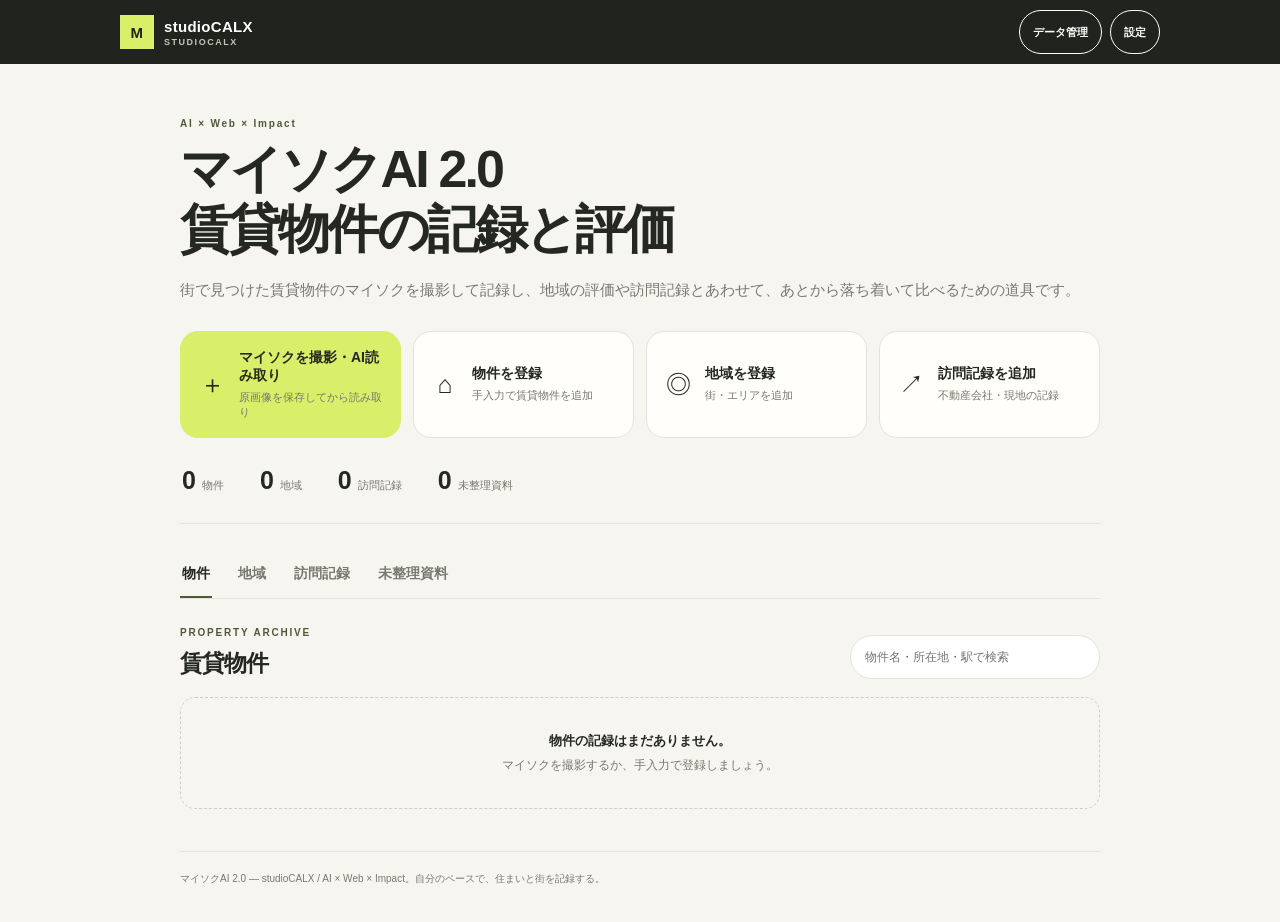
<file: v2/index.html>
<!doctype html>
<html lang="ja">
<head>
  <meta charset="utf-8">
  <meta name="viewport" content="width=device-width,initial-scale=1,viewport-fit=cover">
  <meta name="theme-color" content="#20231e">
  <meta name="description" content="賃貸物件のマイソクを撮影・AI読み取りし、物件・地域・訪問記録を残して評価・比較する個人用ツール。studioCALX。">
  <title>マイソクAI 2.0｜賃貸物件の記録と評価 — studioCALX</title>
  <link rel="manifest" href="./manifest.json">
  <link rel="stylesheet" href="./styles.css">
</head>
<body>
  <header class="topbar">
    <a class="brand" href="./"><span class="brand-mark">M</span><span>studioCALX<small>STUDIOCALX</small></span></a>
    <div class="topbar-actions">
      <button id="backupBtn" class="button button-quiet">データ管理</button>
      <button id="settingsBtn" class="button button-quiet">設定</button>
    </div>
  </header>
  <main class="shell">
    <section class="intro">
      <p class="eyebrow">AI × Web × Impact</p>
      <h1>マイソクAI 2.0<br>賃貸物件の記録と評価</h1>
      <p class="intro-copy">街で見つけた賃貸物件のマイソクを撮影して記録し、地域の評価や訪問記録とあわせて、あとから落ち着いて比べるための道具です。</p>
    </section>
    <section class="quick-actions">
      <button id="captureBtn" class="action-card action-primary"><span class="action-icon">＋</span><span><b>マイソクを撮影・AI読み取り</b><small>原画像を保存してから読み取り</small></span></button>
      <button id="propertyBtn" class="action-card"><span class="action-icon">⌂</span><span><b>物件を登録</b><small>手入力で賃貸物件を追加</small></span></button>
      <button id="areaBtn" class="action-card"><span class="action-icon">◎</span><span><b>地域を登録</b><small>街・エリアを追加</small></span></button>
      <button id="visitBtn" class="action-card"><span class="action-icon">↗</span><span><b>訪問記録を追加</b><small>不動産会社・現地の記録</small></span></button>
    </section>
    <section class="stats" aria-label="登録件数">
      <div><strong id="propertyCount">0</strong><span>物件</span></div>
      <div><strong id="areaCount">0</strong><span>地域</span></div>
      <div><strong id="visitCount">0</strong><span>訪問記録</span></div>
      <div><strong id="assetCount">0</strong><span>未整理資料</span></div>
    </section>
    <nav class="tabs" aria-label="表示切替">
      <button class="tab active" data-tab="properties">物件</button>
      <button class="tab" data-tab="areas">地域</button>
      <button class="tab" data-tab="visits">訪問記録</button>
      <button class="tab" data-tab="assets" id="assetsTabBtn">未整理資料</button>
    </nav>
    <section id="propertiesPanel" class="panel">
      <div class="section-heading"><div><p class="eyebrow">PROPERTY ARCHIVE</p><h2>賃貸物件</h2></div><input id="propertySearch" class="search" type="search" placeholder="物件名・所在地・駅で検索"></div>
      <div id="propertiesList" class="record-list"></div>
      <div id="compareBar" class="compare-bar hidden"><span id="compareCount">0件選択中</span><button id="compareBtn" class="button button-dark">選択した物件を比較</button><button id="clearCompareBtn" class="mini-button">選択解除</button></div>
    </section>
    <section id="areasPanel" class="panel hidden">
      <div class="section-heading"><div><p class="eyebrow">AREA ARCHIVE</p><h2>地域</h2></div><button id="areaBtn2" class="mini-button">地域を登録</button></div>
      <div id="areasList" class="record-list"></div>
    </section>
    <section id="visitsPanel" class="panel hidden">
      <div class="section-heading"><div><p class="eyebrow">VISIT JOURNAL</p><h2>訪問記録</h2></div><button id="visitBtn2" class="mini-button">訪問記録を追加</button></div>
      <div id="visitsList" class="record-list"></div>
      <h3 class="sub-heading">不動産会社</h3>
      <div id="agenciesList" class="record-list"></div>
      <button id="agencyBtn" class="mini-button">不動産会社を登録</button>
    </section>
    <section id="assetsPanel" class="panel hidden">
      <div class="section-heading"><div><p class="eyebrow">INBOX</p><h2>未整理資料</h2></div></div>
      <p class="hint">撮影した原画像は、このブラウザ内に保存されます。クラウドや端末の写真フォルダへ自動同期はされません。物件や訪問記録へ紐付けると整理できます。</p>
      <div id="unreadBar"></div>
      <div id="assetsList" class="asset-grid"></div>
    </section>
    <footer>マイソクAI 2.0 — studioCALX / AI × Web × Impact。自分のペースで、住まいと街を記録する。</footer>
  </main>

  <dialog id="propertyDialog" class="dialog dialog-wide">
    <form id="propertyForm" method="dialog">
      <div class="dialog-head"><div><p class="eyebrow" id="propertyFormEyebrow">NEW PROPERTY</p><h2 id="propertyFormTitle">物件を登録</h2></div><button type="button" class="icon-button" data-close aria-label="閉じる">×</button></div>
      <input type="hidden" id="propId">
      <div class="form-grid">
        <label>地域<select id="propArea"></select></label>
        <label>不動産会社<select id="propAgency"></select></label>
        <label>ステータス<select id="propStatus"><option>検討中</option><option>保留</option><option>候補外</option><option>募集終了</option><option>契約</option></select></label>
        <label>メモ<textarea id="propMemo" rows="2" placeholder="気づき・聞いた話など"></textarea></label>
      </div>
      <p class="hint"><button type="button" class="mini-button" data-open-agency>＋ 不動産会社を追加</button></p>
      <fieldset class="fieldset"><legend>紐付ける訪問記録</legend><div id="propVisits" class="check-list"></div></fieldset>
      <div id="propertyFieldGroups"></div>
      <div class="dialog-actions"><button type="button" class="button button-quiet" data-close>キャンセル</button><button type="submit" class="button button-dark">保存して評価する</button></div>
    </form>
  </dialog>

  <dialog id="areaDialog" class="dialog">
    <form id="areaForm" method="dialog">
      <div class="dialog-head"><div><p class="eyebrow">AREA</p><h2 id="areaFormTitle">地域を登録</h2></div><button type="button" class="icon-button" data-close aria-label="閉じる">×</button></div>
      <input type="hidden" id="areaId">
      <label>地域名<input id="areaName" maxlength="120" placeholder="例：枚方市・枚方公園周辺" required></label>
      <label>最寄り駅（カンマ区切り）<input id="areaStations" maxlength="200" placeholder="例：枚方市駅, 枚方公園駅"></label>
      <label>メモ<textarea id="areaNote" rows="3" placeholder="街の印象など"></textarea></label>
      <div class="dialog-actions"><button type="button" class="button button-quiet" data-close>キャンセル</button><button type="submit" class="button button-dark">保存する</button></div>
    </form>
  </dialog>

  <dialog id="agencyDialog" class="dialog">
    <form id="agencyForm" method="dialog">
      <div class="dialog-head"><div><p class="eyebrow">AGENCY</p><h2 id="agencyFormTitle">不動産会社を登録</h2></div><button type="button" class="icon-button" data-close aria-label="閉じる">×</button></div>
      <input type="hidden" id="agencyId">
      <label>会社名<input id="agencyName" maxlength="120" required></label>
      <label>地域<select id="agencyArea"></select></label>
      <label>所在地<input id="agencyAddress" maxlength="200"></label>
      <label>連絡先メモ<textarea id="agencyContact" rows="2" placeholder="電話番号・担当者・営業時間など"></textarea></label>
      <div class="dialog-actions"><button type="button" class="button button-quiet" data-close>キャンセル</button><button type="submit" class="button button-dark">保存する</button></div>
    </form>
  </dialog>

  <dialog id="visitDialog" class="dialog dialog-wide">
    <form id="visitForm" method="dialog">
      <div class="dialog-head"><div><p class="eyebrow">VISIT</p><h2 id="visitFormTitle">訪問記録を追加</h2></div><button type="button" class="icon-button" data-close aria-label="閉じる">×</button></div>
      <input type="hidden" id="visitId">
      <div class="form-grid">
        <label>訪問日時<input id="visitDate" type="datetime-local"></label>
        <label>担当者名<input id="visitStaff" maxlength="80"></label>
        <label>地域<select id="visitArea"></select></label>
        <label>不動産会社<select id="visitAgency"></select></label>
      </div>
      <p class="hint"><button type="button" class="mini-button" data-open-agency>＋ 不動産会社を追加</button></p>
      <label>会話メモ<textarea id="visitMemo" rows="4" placeholder="聞いた話・条件交渉の内容など"></textarea></label>
      <fieldset class="fieldset"><legend>紹介された物件</legend><div id="visitProps" class="check-list"></div></fieldset>
      <label>印象<textarea id="visitImpression" rows="3" placeholder="街や会社の印象"></textarea></label>
      <label>次回確認事項（1行に1件）<textarea id="visitNextChecks" rows="3"></textarea></label>
      <label class="upload-zone">訪問写真を追加（複数可）<input id="visitPhotos" type="file" accept="image/*" multiple></label>
      <div class="dialog-actions"><button type="button" class="button button-quiet" data-close>キャンセル</button><button type="submit" class="button button-dark">保存する</button></div>
    </form>
  </dialog>

  <dialog id="assetDialog" class="dialog">
    <form id="assetForm" method="dialog">
      <div class="dialog-head"><div><p class="eyebrow">SAVE ORIGINAL FIRST</p><h2>資料を保存</h2></div><button type="button" class="icon-button" data-close aria-label="閉じる">×</button></div>
      <p class="hint" id="assetTargetInfo">画像を選ぶと、まず原画像をこのブラウザ内に保存します。AI読み取りは先頭の1枚を使います。</p>
      <label class="upload-zone">カメラで撮影<input id="assetFileCamera" type="file" accept="image/*" capture="environment" multiple></label>
      <label class="upload-zone">写真・ファイルから選ぶ<input id="assetFilePick" type="file" accept="image/*" multiple></label>
      <label class="check-row"><input type="checkbox" id="assetContinuous">連続撮影：保存だけして、読み取りはあとでまとめて</label>
      <div id="continuousArea" class="continuous-area hidden">
        <p class="continuous-count" id="continuousCount">この連続撮影で 0 件保存しました</p>
        <button id="nextShotBtn" type="button" class="button button-dark full">次のマイソクを撮影</button>
        <p class="hint">撮影・選択した画像は、その場で原画像だけを保存します（AI読み取りはしません）。読み取りは「未整理資料」からあとで1件ずつ、またはまとめて実行できます。</p>
        <button id="continuousEndBtn" type="button" class="button button-quiet full">終わる</button>
      </div>
      <label>資料の種類<select id="assetKind"><option>マイソク</option><option>間取り図</option><option>現地写真</option><option>室内写真</option><option>外観</option><option>周辺写真</option><option>追加資料</option><option>契約資料</option><option>その他</option></select></label>
      <label>ひとことメモ<textarea id="assetMemo" rows="2" placeholder="店名、聞いた話など（任意）"></textarea></label>
      <button id="analyzeFlyerBtn" type="button" class="button button-dark full">AIで読み取り</button>
      <div id="assetSaveStatus" class="status-line" aria-live="polite"></div>
      <div class="dialog-actions"><button type="button" class="button button-quiet" data-close>閉じる</button><button type="submit" class="button button-dark">画像を保存</button></div>
    </form>
  </dialog>

  <dialog id="diffDialog" class="dialog dialog-wide"><div id="diffContent"></div></dialog>
  <dialog id="detailDialog" class="dialog dialog-wide"><div id="detailContent"></div></dialog>
  <dialog id="areaDetailDialog" class="dialog dialog-wide"><div id="areaDetailContent"></div></dialog>
  <dialog id="visitDetailDialog" class="dialog dialog-wide"><div id="visitDetailContent"></div></dialog>
  <dialog id="compareDialog" class="dialog dialog-wide"><div id="compareContent"></div></dialog>
  <dialog id="checklistDialog" class="dialog dialog-wide"><div id="checklistContent"></div></dialog>

  <dialog id="linkDialog" class="dialog">
    <form id="linkForm" method="dialog">
      <div class="dialog-head"><div><p class="eyebrow">LINK MATERIAL</p><h2 id="linkTitle">資料を紐付け</h2></div><button type="button" class="icon-button" data-close aria-label="閉じる">×</button></div>
      <input type="hidden" id="linkAssetId"><input type="hidden" id="linkKind">
      <label><span id="linkLabel">紐付ける物件</span><select id="linkTarget" required></select></label>
      <p class="hint">画像そのものは変更しません。紐付け先の詳細画面に関連資料として表示されます。</p>
      <div class="dialog-actions"><button type="button" class="button button-quiet" data-close>キャンセル</button><button type="submit" class="button button-dark">紐付ける</button></div>
    </form>
  </dialog>

  <dialog id="backupDialog" class="dialog">
    <div class="dialog-head"><div><p class="eyebrow">YOUR DATA</p><h2>データ管理</h2></div><button type="button" class="icon-button" data-close aria-label="閉じる">×</button></div>
    <p class="hint">記録と画像は現在のブラウザ内（IndexedDB）に保存されています。端末変更やブラウザデータ消去に備え、定期的にバックアップしてください。</p>
    <p class="hint" id="lastBackupInfo">最終バックアップ：未実施</p>
    <button id="exportBtn" class="button button-dark full">全データをバックアップ</button>
    <label class="upload-zone">バックアップを読み込む<input id="importFile" type="file" accept="application/json,.json"></label>
    <p id="backupStatus" class="status-line" aria-live="polite"></p>
    <div class="dialog-actions"><button type="button" class="button button-quiet" data-close>閉じる</button></div>
  </dialog>

  <dialog id="settingsDialog" class="dialog dialog-wide">
    <form id="settingsForm" method="dialog">
      <div class="dialog-head"><div><p class="eyebrow">SETTINGS</p><h2>設定</h2></div><button type="button" class="icon-button" data-close aria-label="閉じる">×</button></div>
      <h3>評価の重み（1〜3）</h3>
      <div id="settingsWeights" class="settings-grid"></div>
      <label>月額予算の目安（家賃＋管理費・円）<input id="settingsBudget" type="number" min="0" step="1"></label>
      <h3>基本条件（6件）</h3>
      <div id="settingsConditions" class="settings-grid"></div>
      <p class="hint">重みを変更すると criteriaVersion が上がり、次回評価から新しい基準で計算されます。過去の評価は当時の基準のまま残ります。</p>
      <h3>データとAIについて</h3>
      <p class="hint">データはこのブラウザ内（IndexedDB）に保存されます。端末の変更やブラウザデータの消去で失われるため、定期的なバックアップをお願いします。AI読み取りはオンライン時のみ利用でき、読み取り時に画像がGemini APIへ送信されます。API利用料は無料枠を超えると発生しうるため、利用状況はGoogle AI Studio側でご確認ください（明朗会計）。</p>
      <div class="dialog-actions"><button type="button" class="button button-quiet" data-close>キャンセル</button><button type="submit" class="button button-dark">設定を保存</button></div>
    </form>
  </dialog>

  <div id="toast" class="toast" role="status" aria-live="polite"></div>
  <script type="module" src="./app.js"></script>
</body>
</html>
</file>
<file: v2/styles.css>
:root{color-scheme:light;--ink:#252820;--muted:#77796e;--paper:#f6f5ef;--card:#fffefa;--line:#e5e3d8;--lime:#d9ee69;--olive:#50583a;--radius:18px;font-family:Inter,"Noto Sans JP","Yu Gothic UI",Meiryo,sans-serif}*{box-sizing:border-box}body{margin:0;background:var(--paper);color:var(--ink);font-size:15px}.topbar{min-height:64px;padding:8px max(20px,calc((100vw - 1040px)/2));display:flex;align-items:center;justify-content:space-between;gap:10px;background:#20231e;color:#fff;flex-wrap:wrap}.brand{display:flex;align-items:center;gap:10px;color:inherit;text-decoration:none;font-weight:800;letter-spacing:.02em}.brand small{display:block;font-size:9px;letter-spacing:.17em;color:#c5c7b8;margin-top:2px}.brand-mark{display:grid;place-items:center;width:34px;height:34px;background:var(--lime);color:#20231e;font-weight:900}.topbar-actions{display:flex;gap:8px}.shell{width:min(100% - 36px,920px);margin:0 auto}.intro{padding:54px 0 28px}.eyebrow{font-size:10px;letter-spacing:.18em;font-weight:800;color:var(--olive);margin:0 0 10px}.intro h1{font-size:clamp(32px,7vw,52px);letter-spacing:-.055em;line-height:1.16;margin:0;font-weight:850}.intro-copy{color:var(--muted);line-height:1.8;margin:16px 0 0}.quick-actions{display:grid;grid-template-columns:repeat(4,1fr);gap:12px}.action-card{display:flex;align-items:center;gap:13px;text-align:left;border:1px solid var(--line);border-radius:var(--radius);padding:17px;background:var(--card);color:var(--ink);cursor:pointer;min-height:86px}.action-card b,.action-card small{display:block}.action-card b{font-size:14px}.action-card small{font-size:11px;color:var(--muted);margin-top:5px}.action-primary{background:var(--lime);border-color:var(--lime)}.action-icon{font-size:25px;font-weight:400;width:28px;text-align:center;flex:0 0 auto}.stats{display:flex;gap:36px;padding:28px 2px;border-bottom:1px solid var(--line);flex-wrap:wrap}.stats div{display:flex;align-items:baseline;gap:7px}.stats strong{font-size:25px;letter-spacing:-.04em}.stats span{font-size:11px;color:var(--muted)}.tabs{display:flex;gap:24px;border-bottom:1px solid var(--line);margin-top:28px;overflow-x:auto}.tab{background:none;border:0;border-bottom:2px solid transparent;padding:13px 2px;color:var(--muted);font-weight:700;cursor:pointer;min-height:44px;white-space:nowrap;font-size:14px}.tab.active{color:var(--ink);border-color:var(--olive)}.panel{padding:28px 0 42px}.hidden{display:none!important}.section-heading{display:flex;align-items:end;justify-content:space-between;gap:18px;margin-bottom:18px}.section-heading h2,.dialog h2{font-size:23px;letter-spacing:-.04em;margin:0}.sub-heading{font-size:15px;margin:26px 0 12px}.search{width:min(250px,48%);border:1px solid var(--line);border-radius:999px;padding:10px 14px;background:#fff;font:inherit;font-size:12px;min-height:44px}.record-list{display:grid;gap:10px}.record-card{display:flex;align-items:center;gap:10px;background:var(--card);border:1px solid var(--line);border-radius:15px;padding:14px}.record-main{flex:1;min-width:0;text-align:left;border:0;background:none;padding:0;color:inherit;cursor:pointer;min-height:44px}.record-main>*{display:block}.record-kicker{font-size:10px;color:var(--olive);font-weight:800;letter-spacing:.04em}.record-main strong{font-size:16px;margin:5px 0}.record-sub{font-size:12px;color:var(--muted);overflow:hidden;text-overflow:ellipsis;white-space:nowrap}.record-price{font-size:12px;font-weight:800;margin-top:8px}.status-chip{display:inline-block;font-size:10px;font-weight:800;border:1px solid #c7c9b5;border-radius:999px;padding:3px 9px;color:var(--olive);background:#f0f1e5;margin-top:6px}.mini-button{border:1px solid var(--line);background:#fff;border-radius:999px;padding:7px 11px;font-size:11px;font-weight:700;color:var(--ink);cursor:pointer;white-space:nowrap;min-height:44px}.mini-button.danger{color:#9b4338}.empty{padding:34px 18px;border:1px dashed #cfcec2;border-radius:15px;text-align:center;color:var(--muted)}.empty strong,.empty span{display:block}.empty strong{font-size:13px;color:var(--ink)}.empty span{font-size:12px;margin-top:7px}.hint{font-size:12px;line-height:1.7;color:var(--muted)}.asset-grid{display:grid;grid-template-columns:repeat(auto-fill,minmax(190px,1fr));gap:12px}.asset-card{overflow:hidden;border:1px solid var(--line);border-radius:14px;background:var(--card)}.asset-card img{display:block;width:100%;height:150px;object-fit:cover;background:#e9e8df}.asset-meta{padding:11px;display:grid;gap:5px}.asset-meta b{font-size:12px}.asset-meta span,.asset-meta small{font-size:10px;color:var(--muted);overflow-wrap:anywhere}.asset-actions{display:flex;gap:6px;margin-top:6px;flex-wrap:wrap}footer{padding:20px 0 36px;border-top:1px solid var(--line);font-size:10px;color:var(--muted)}.button{border:0;border-radius:999px;padding:11px 17px;font:inherit;font-size:12px;font-weight:800;cursor:pointer;min-height:44px}.button-dark{background:var(--ink);color:#fff}.button-quiet{background:transparent;color:inherit;border:1px solid currentColor}.topbar .button-quiet{font-size:11px;padding:8px 13px}.full{width:100%;margin:12px 0}.dialog{width:min(560px,calc(100% - 24px));max-height:90dvh;overflow:auto;border:1px solid var(--line);border-radius:20px;padding:22px;background:var(--paper);color:var(--ink);box-shadow:0 24px 80px #17191033}.dialog-wide{width:min(760px,calc(100% - 24px))}.dialog::backdrop{background:#17191088;backdrop-filter:blur(3px)}.dialog-head{display:flex;justify-content:space-between;align-items:start;margin-bottom:20px;gap:10px}.icon-button{border:0;background:#eae9e0;border-radius:50%;width:44px;height:44px;font-size:21px;cursor:pointer;flex:0 0 auto}.form-grid{display:grid;grid-template-columns:1fr 1fr;gap:13px}.form-grid label,.dialog>label,.dialog form>label:not(.upload-zone),.dialog form fieldset+label{display:grid;gap:6px;font-size:11px;font-weight:800;color:var(--muted)}.dialog form label{display:grid;gap:6px;font-size:11px;font-weight:800;color:var(--muted)}.wide{grid-column:1/-1}.dialog input,.dialog textarea,.dialog select{width:100%;border:1px solid var(--line);border-radius:10px;padding:11px;background:#fffefa;color:var(--ink);font:inherit;font-size:13px;min-width:0;min-height:44px}.dialog textarea{resize:vertical;line-height:1.6;min-height:0}.dialog-actions{display:flex;justify-content:flex-end;gap:9px;margin-top:22px;flex-wrap:wrap}.upload-zone{display:grid;place-items:center;border:1px dashed #a6a895;border-radius:14px;padding:24px 12px;margin:14px 0;background:#fffefa;font-size:13px;font-weight:800;cursor:pointer;color:var(--ink)}.upload-zone input{margin-top:10px;font-size:11px;min-height:0}.status-line{font-size:12px;color:var(--olive);min-height:18px;margin:8px 0;white-space:pre-wrap}.detail-grid{display:grid;grid-template-columns:110px 1fr;gap:10px 14px;font-size:13px}.detail-grid dt{color:var(--muted)}.detail-grid dd{margin:0;font-weight:700;overflow-wrap:anywhere}.detail-memo{white-space:pre-wrap;line-height:1.8;background:#fffefa;border-radius:12px;padding:14px;font-size:13px}.dialog h3{font-size:14px;margin:22px 0 10px}.toast{position:fixed;bottom:22px;left:50%;transform:translate(-50%,20px);opacity:0;pointer-events:none;background:#20231e;color:white;padding:12px 18px;border-radius:999px;font-size:12px;transition:.2s;max-width:calc(100% - 32px);z-index:10}.toast.show{opacity:1;transform:translate(-50%,0)}.visually-hidden{position:absolute;width:1px;height:1px;padding:0;margin:-1px;overflow:hidden;clip:rect(0,0,0,0);white-space:nowrap;border:0}.fieldset{border:1px solid var(--line);border-radius:14px;padding:13px;margin:14px 0;background:#fffefa}.fieldset legend{font-size:11px;font-weight:800;color:var(--muted);padding:0 6px}.check-list{display:grid;gap:8px}.check-list label{display:flex;align-items:center;gap:9px;font-size:12px;font-weight:700;color:var(--ink);min-height:44px;cursor:pointer}.check-list input[type=checkbox]{width:20px;height:20px;accent-color:var(--olive);flex:0 0 auto;min-height:0}.field-group{margin-top:20px}.field-group h3{border-bottom:1px solid var(--line);padding-bottom:7px}.origin-note{font-size:10px;color:var(--olive);font-weight:700}.compare-check{width:22px;height:22px;accent-color:var(--olive);flex:0 0 auto;cursor:pointer}.compare-bar{position:sticky;bottom:10px;z-index:3;display:flex;align-items:center;gap:10px;padding:12px 14px;margin-top:14px;border:1px solid #c7c9b5;border-radius:14px;background:#f0f1e5;box-shadow:0 6px 22px #20231e18;flex-wrap:wrap}.compare-bar span{font-size:12px;font-weight:800;margin-right:auto}.compare-bar .button{padding:9px 14px}.compare-bar .button:disabled{opacity:.4;cursor:not-allowed}.reference-panel{margin:18px 0;padding:15px;border:1px solid #d8dacb;border-radius:14px;background:#f0f1e8}.reference-panel h3{margin:0 0 10px;font-size:14px}.reference-row{display:flex;justify-content:space-between;align-items:center;gap:12px}.reference-row strong{font-size:16px}.reference-status{font-size:12px;font-weight:800;color:var(--olive);margin:10px 0 4px}.detail-tools{display:flex;gap:8px;flex-wrap:wrap;margin:14px 0}.compare-table-wrap{overflow-x:auto;border:1px solid var(--line);border-radius:12px;background:#fffefa}.compare-table{border-collapse:collapse;min-width:100%;font-size:11px}.compare-table th,.compare-table td{padding:10px 12px;border-bottom:1px solid var(--line);text-align:left;vertical-align:top;min-width:110px}.compare-table thead th{background:#eeefe5;font-weight:800}.compare-table tbody th{background:#f7f6f0;white-space:nowrap}.checklist-rows{display:grid;gap:9px}.checklist-row{display:grid;gap:8px;padding:11px;border:1px solid var(--line);border-radius:12px;background:#fffefa}.checklist-row .check-label{font-size:12px;font-weight:700;line-height:1.5}.checklist-row select,.checklist-row textarea{width:100%;border:1px solid var(--line);border-radius:8px;padding:8px;background:#fff;font:inherit;font-size:12px;min-height:44px}.checklist-row textarea{min-height:0;resize:vertical}.check-photos{display:flex;gap:8px;flex-wrap:wrap;align-items:center}.check-photos img{width:64px;height:64px;object-fit:cover;border-radius:8px;border:1px solid var(--line)}.score-panel{display:grid;grid-template-columns:minmax(0,1fr) minmax(130px,.42fr);gap:16px;align-items:center;padding:18px;border:1px solid #c9ceb4;border-radius:16px;background:#eef0e4;margin:14px 0 20px}.verdict-symbol{display:block;font-size:56px;line-height:1;font-weight:850;color:#39432c}.score-number{display:block;font-size:34px;line-height:1.2;font-weight:850;letter-spacing:-.04em;color:#39432c}.score-number small{font-size:14px;color:var(--muted)}.verdict-line{font-size:13px;font-weight:800;margin:10px 0 0}.score-side{padding-left:14px;border-left:1px solid #c9ceb4;font-size:11px;color:var(--muted)}.score-side b{display:block;font-size:24px;color:var(--ink);margin-top:4px}.score-side p{line-height:1.5;margin:5px 0 0}.detail-tabs{display:flex;gap:6px;flex-wrap:wrap;margin:6px 0 16px}.detail-tab{border:1px solid var(--line);background:#fff;border-radius:999px;padding:9px 13px;font-size:11px;font-weight:800;color:var(--muted);cursor:pointer;min-height:44px}.detail-tab.active{background:var(--ink);color:#fff;border-color:var(--ink)}.item-table-wrap{overflow-x:auto;border:1px solid var(--line);border-radius:12px;background:#fffefa;margin-bottom:14px}.item-table{border-collapse:collapse;width:100%;font-size:11px}.item-table th,.item-table td{padding:9px 10px;border-bottom:1px solid var(--line);text-align:left;vertical-align:top}.item-table thead th{background:#eeefe5;font-weight:800;white-space:nowrap}.mark-cell{font-size:15px;font-weight:850;text-align:center;white-space:nowrap}.cat-heading{font-size:12px;font-weight:800;color:var(--olive);margin:16px 0 8px}.plain-list{margin:0;padding-left:18px;line-height:1.8;font-size:13px}.plain-list li{margin-bottom:4px}.snapshot-card{border:1px solid var(--line);border-radius:12px;background:#fffefa;margin-bottom:10px;padding:4px 12px}.snapshot-card summary{cursor:pointer;font-size:12px;font-weight:700;line-height:1.6;padding:10px 0}.snapshot-card summary b{font-size:14px}.diff-table-wrap{overflow-x:auto;border:1px solid var(--line);border-radius:12px;background:#fffefa}.diff-table{border-collapse:collapse;width:100%;font-size:12px}.diff-table th,.diff-table td{padding:9px 10px;border-bottom:1px solid var(--line);text-align:left;vertical-align:top}.diff-table thead th{background:#eeefe5;font-weight:800}.diff-table input[type=checkbox]{width:22px;height:22px;accent-color:var(--olive);min-height:0}.settings-grid{display:grid;gap:10px;margin-bottom:16px}.settings-grid label{display:grid;gap:6px;font-size:11px;font-weight:800;color:var(--muted)}.settings-grid .weight-row{display:grid;grid-template-columns:1fr 90px;gap:10px;align-items:center}.settings-grid .weight-row span{font-size:12px;font-weight:700;color:var(--ink)}.manual-row{display:grid;grid-template-columns:1fr 130px;gap:8px;align-items:center;padding:10px;border:1px solid var(--line);border-radius:12px;background:#fffefa;margin-bottom:8px}.manual-row .manual-label{font-size:12px;font-weight:700;line-height:1.5}.manual-row .manual-label small{display:block;color:var(--muted);font-weight:600}.manual-row select,.manual-row input{width:100%;border:1px solid var(--line);border-radius:8px;padding:8px;background:#fff;font:inherit;font-size:12px;min-height:44px}.manual-row .manual-note{grid-column:1/-1}.progress-note{font-size:11px;color:var(--olive);font-weight:800}@media(max-width:820px){.quick-actions{grid-template-columns:1fr 1fr}}@media(max-width:640px){.shell{width:min(100% - 28px,520px)}.intro{padding:38px 0 23px}.quick-actions{grid-template-columns:1fr;gap:8px}.action-card{min-height:68px;padding:12px 15px}.stats{justify-content:space-between;gap:8px;padding:22px 0}.stats strong{font-size:22px}.stats span{font-size:10px}.tabs{gap:20px}.section-heading{align-items:start;flex-direction:column}.search{width:100%}.record-card{padding:12px}.form-grid{grid-template-columns:1fr}.wide{grid-column:auto}.dialog{padding:18px}.detail-grid{grid-template-columns:90px 1fr}.compare-bar{gap:6px;padding:9px}.compare-bar span{font-size:10px}.compare-bar .button{font-size:10px;padding:9px}.reference-row strong{font-size:14px}.score-panel{grid-template-columns:1fr}.score-side{padding:10px 0 0;border-left:0;border-top:1px solid #c9ceb4}.manual-row{grid-template-columns:1fr 112px}}

.dialog form label.check-row{display:flex;align-items:center;gap:9px;font-size:12px;font-weight:700;color:var(--ink);cursor:pointer;margin:10px 0}.dialog form label.check-row input[type=checkbox]{width:20px;height:20px;min-height:0;accent-color:var(--olive);flex:0 0 auto}.continuous-area{border:1px solid var(--line);border-radius:14px;padding:13px;background:#fffefa;margin:10px 0}.continuous-count{font-weight:800;font-size:13px;margin:0 0 6px}.unread-box{display:flex;align-items:center;gap:10px;flex-wrap:wrap;padding:12px 14px;margin:0 0 14px;border:1px solid #c7c9b5;border-radius:14px;background:#f0f1e5}.unread-box .hint{flex-basis:100.dialog form label.check-row{display:flex;align-items:center;gap:9px;font-size:12px;font-weight:700;color:var(--ink);cursor:pointer;margin:10px 0}.dialog form label.check-row input[type=checkbox]{width:20px;height:20px;min-height:0;accent-color:var(--olive);flex:0 0 auto}.continuous-area{border:1px solid var(--line);border-radius:14px;padding:13px;background:#fffefa;margin:10px 0}.continuous-count{font-weight:800;font-size:13px;margin:0 0 6px}.unread-box{display:flex;align-items:center;gap:10px;flex-wrap:wrap;padding:12px 14px;margin:0 0 14px;border:1px solid #c7c9b5;border-radius:14px;background:#f0f1e5}.unread-box .hint{flex-basis:100%}.batch-progress{font-weight:800;font-size:13px}
</file>
